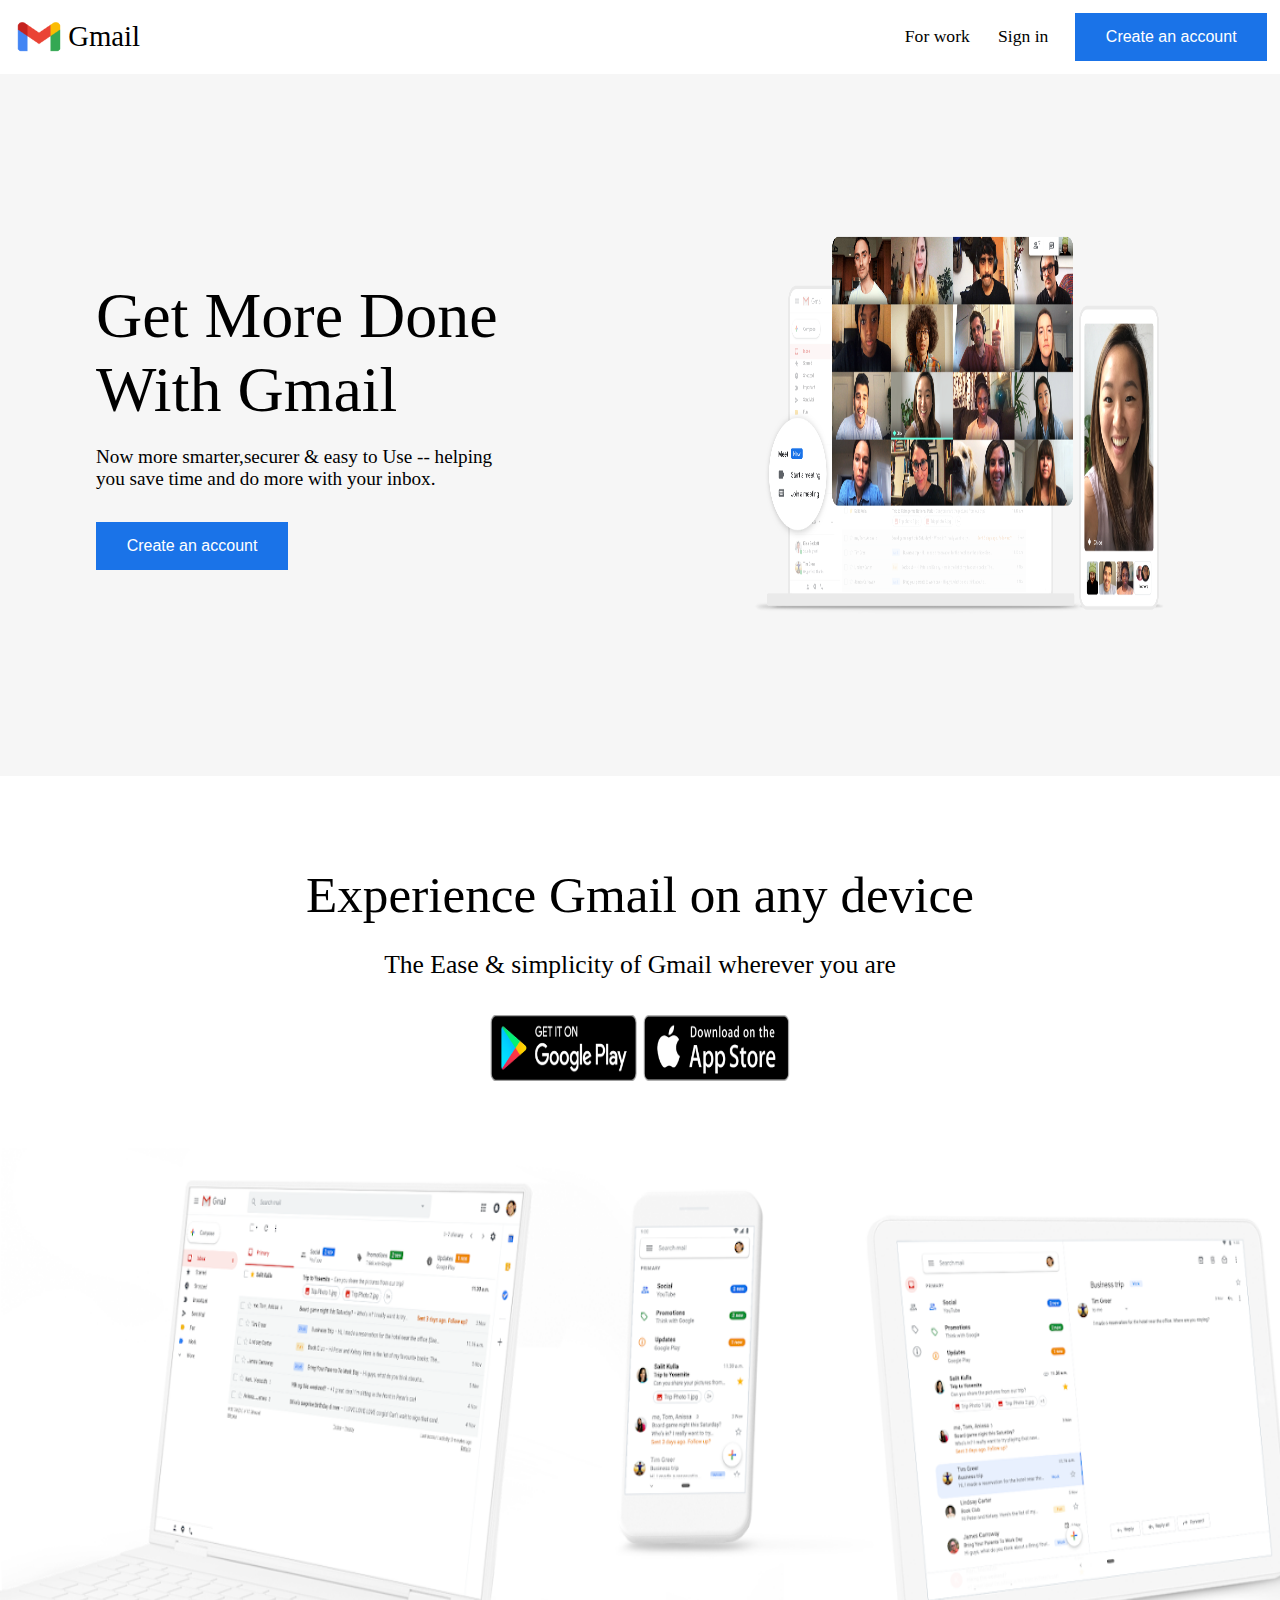
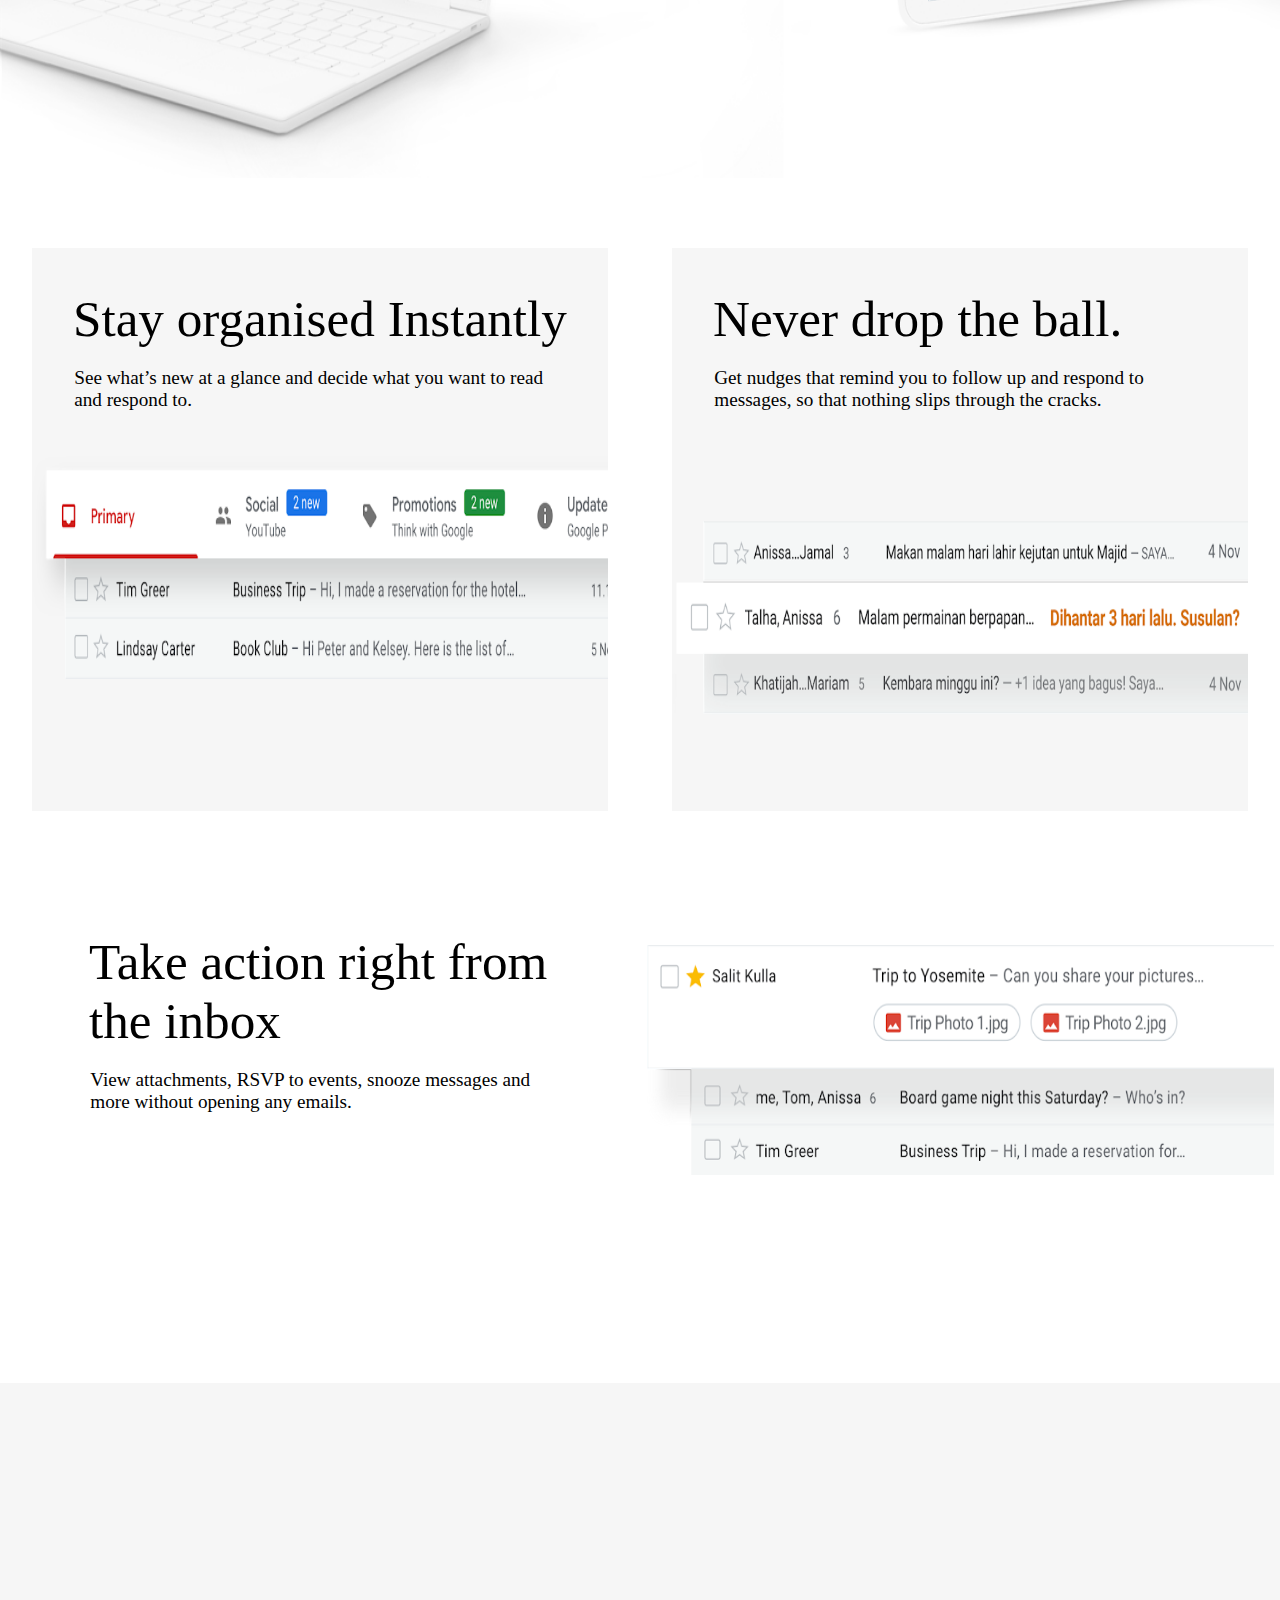
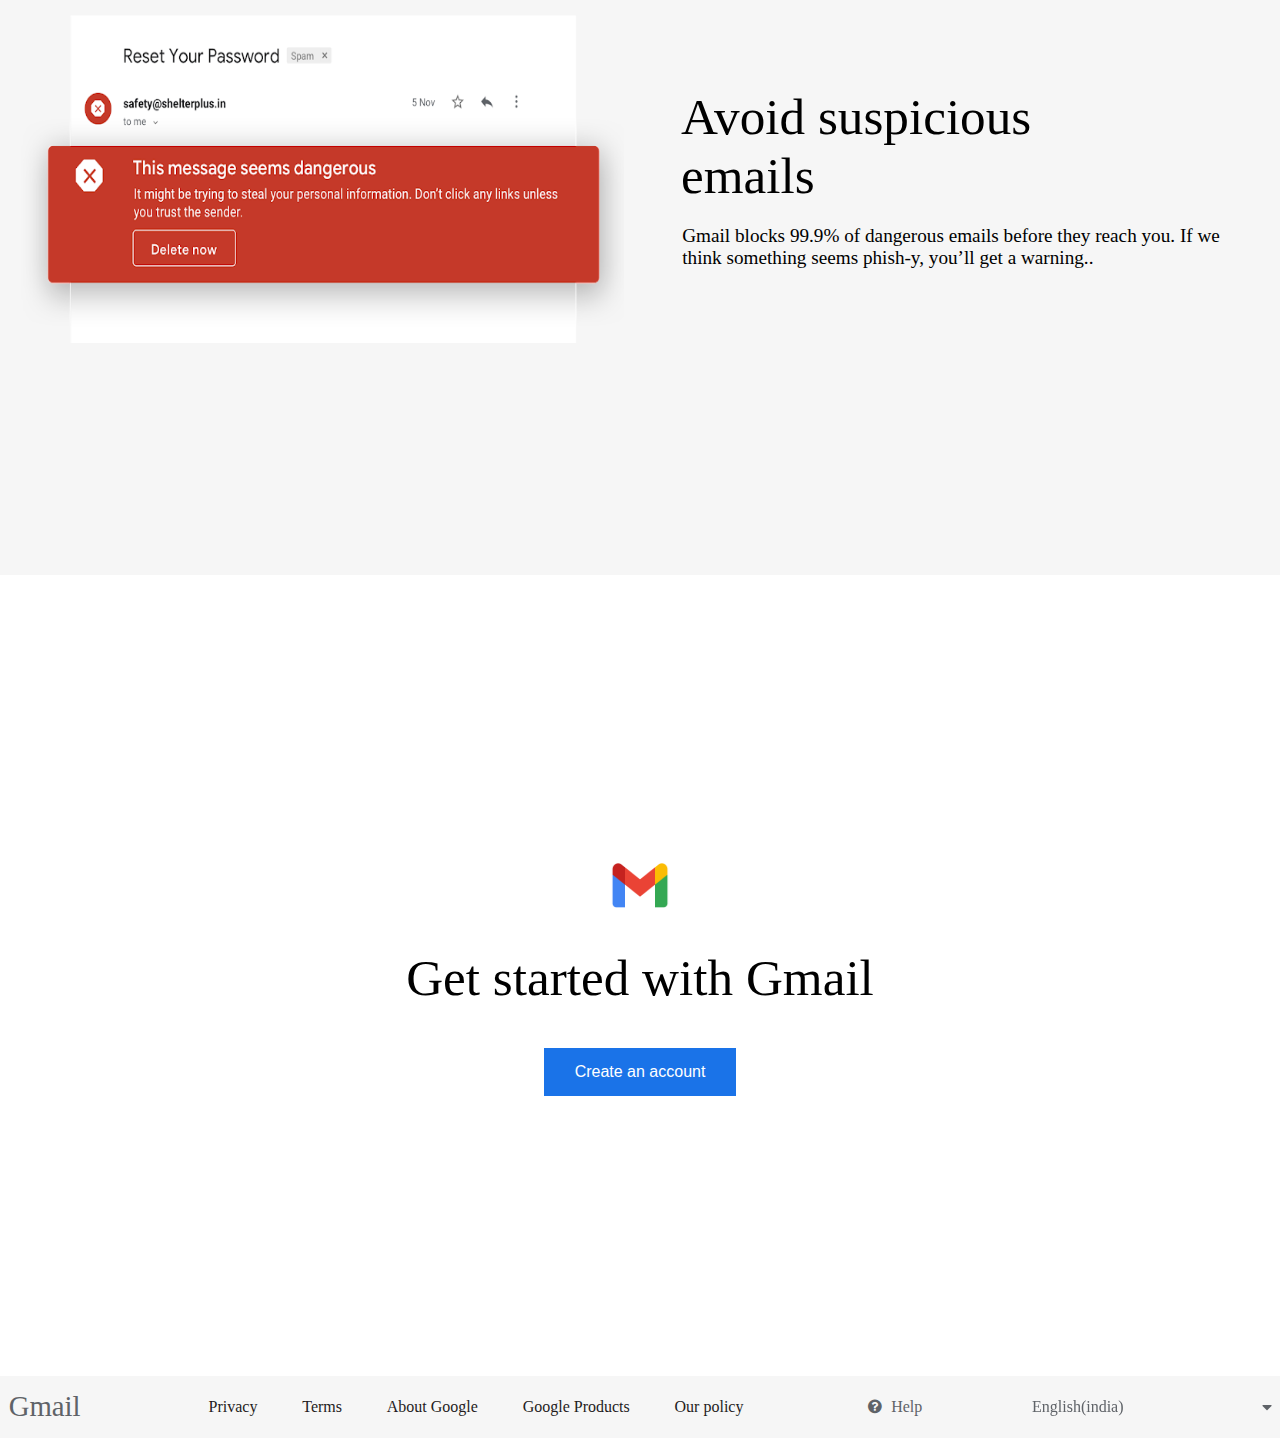
<file: index.html>
<!DOCTYPE html>
<html lang="en">

<head>
    <meta charset="UTF-8">
    <meta http-equiv="X-UA-Compatible" content="IE=edge">
    <meta name="viewport" content="width=device-width, initial-scale=1.0">
    <title>Document</title>
    <link rel="stylesheet" href="style.css">
    <link rel="stylesheet" href="https://use.fontawesome.com/releases/v5.13.0/css/all.css">

    <link rel="stylesheet" href="https://cdnjs.cloudflare.com/ajax/libs/font-awesome/4.7.0/css/font-awesome.min.css">

</head>

<body>
    <div class="main">
        <div class="nav">
            <div class="navp1">
                <img src="gmailogo.png" alt="">
                <p id="mainl">Gmail</p>
            </div>
            <div class="navp2">
                <ul>
                    <li>For work</li>
                    <li>Sign in</li>
                </ul>
                <div id="b"><button>Create an account</button></div>
            </div>
        </div>
        <div class="cont1">
            <div id="cont1d">
                <div id="cont1dp1">
                    <p>Get More Done <br> With Gmail</p>
                </div>
                <div id="cont1dp2">
                    <p>
                        Now more smarter,securer & easy to Use -- helping <br> you save time and do more with your
                        inbox.
                    </p>
                </div>
                <button id="cont1db1">Create an account</button>
            </div>
            <img src="pic1.png" alt="">
        </div>

        <div id="cont1d2">
            <p>Experience Gmail on any device</p>
        </div>
        <div id="cont1d3">
            <p>The Ease & simplicity of Gmail wherever you are</p>
        </div>
        <div id="cont1d4"><img src="gp.png" alt=""> <img src="ap.png" alt=""></div>
        <div id="cont1d5"><img src="pic2.png" alt=""></div>
        <div id="cont1d6">
            <div id="cont1d6d1">
                <p id="d6d2p1">Stay organised Instantly</p>
                <p id="d6d2p2">See what’s new at a glance and decide what you want to read and respond to.</p>
                <img src="pic3.png" alt="">
            </div>
            <div id="cont1d6d2">
                <p id="d6d2p1">Never drop the ball.</p>
                <p id="d6d2p2">Get nudges that remind you to follow up and respond to messages, so that nothing slips
                    through the cracks.</p>
                <img src="pic4.png" alt="">
            </div>
        </div>

        <div class="cont2">
            <div id="cont2d1">
                <p id="d6d2p1">Take action right from the inbox</p>
                <p id="d6d2p2">View attachments, RSVP to events, snooze messages and more without opening any emails.
                </p>
            </div>
            <img src="pic5.png" alt="">
        </div>

        <div class="cont3">
            <img src="pic6.png" alt="">
            <div class="cont3d1">
                <p id="cont3d1p1">Avoid suspicious <br> emails</p>
                <p id="cont3d1p2">Gmail blocks 99.9% of dangerous emails before they reach you. If we think something
                    seems phish-y,
                    you’ll get a warning..</p>
            </div>
        </div>
        <div class="cont4">
            <div class="cont4d1">
                <img src="gmailogo.png" alt="">
                <p id="cont4d1p1">Get started with Gmail</p>
                <button>Create an account</button>
            </div>
        </div>
        <footer class="ft">
            <p class="ftp1">Gmail</p>
            <ul class="ftul">
                <li><a href="">Privacy</a></li>
                <li><a href="">Terms</a></li>
                <li><a href="">About Google</a></li>
                <li><a href="">Google Products</a></li>
                <li><a href="">Our policy</a></li>
            </ul>
            <div class="ftd1">
                <i class="fa fa-question-circle" aria-hidden="true"></i>
                <p>Help</p>
            </div>
            <div class="ftd2" id="but">

                <ul class="hs" id="lc">
                    <li class="hsli">English(india)</li>
                    <li class="hsli">Hindi</li>
                    <li class="hsli">Spanish</li>
                    <li class="hsli">Chinese</li>
                    <li class="hsli">Urdu</li>
                    <li class="hsli">Standard Arabic</li>
                    <li class="hsli">Bengali</li>
                    <li class="hsli">Himachali</li>
                    <li class="hsli">Haryanvi</li>
                    <li class="hsli">French</li>
                    <li class="hsli">Russian</li>
                    <li class="hsli">Portuguese</li>
                    <li class="hsli">Japanese</li>
                    <li class="hsli">korean</li>
                    <li class="hsli">Turkish</li>
                    <li class="hsli">Marathi</li>
                    <li class="hsli">Indonesian</li>
                </ul>



                <p id="buid">English(india)</p>
                <span id="dropdown"><i class='fas fa-caret-down'></i></span>

            </div>
        </footer>




    </div>
  <script src="script.js"></script>
</body>

</html>
</file>
<file: style.css>
*{
    padding: 0%;
    margin: 0%;
    box-sizing: border-box;
}
.main{
    width: 100%;
    min-height: 100vh;
    /* border: 2px solid red; */
}
.nav{top: 0;
    position: sticky;
    justify-content: space-between;
    background-color: white;
    display: flex;
    /* border-bottom: 2px solid red; */
}
.navp1{
    padding: 1em;
     align-items: center;
    display: flex;
    /* border: 2px solid red; */
}
#mainl{
    cursor: pointer;

    font-size: 1.8rem;
    padding-left: 0.2em;
}
.navp1 img{
    cursor: pointer;
/* padding: 1em; */
    width: 2.9em;
    height: 2.6em;
   
}
.navp2{
    align-items: center;
     display: flex;
    }
.navp2 ul{
    display:flex;
    list-style: none;
    font-size: 1.1rem;
}
.navp2 ul li{
    cursor: pointer;

    padding: 0.8em;
}
#b{
    padding: 0.8em;
}
.navp2 button{
    cursor: pointer;
    font-size:1rem;
    color: white;
    background: #1a73e8;
    width: 12rem;
    height: 3rem;
    border: none;
}
.navp2 button:hover{
    background: #005cd4;

}

.cont1{
    /* border: 2px solid red; */
    background-color:rgba(245, 245, 245, 0.938);
    display: flex;
 
}
#cont1d{
    /* border: 2px solid red; */

    width: 50vw;
padding-left:6em;
    display: flex;
    flex-direction: column;
    justify-content: center;

    width: 60vw;

}

.cont1 img{
    /* border: 2px solid red; */

    width: 50vw;
    height:78vh;
}

#cont1dp1{
    /* border: 2px solid red; */

  text-align: center;
}
#cont1dp1 p{
    /* border: 2px solid red; */

    width: 35vw;
    font-size: 5vw;
    text-align: left; 
}
#cont1dp2{
    /* border: 2px solid red; */

    text-align: center;
}
#cont1dp2 p{
    /* border: 2px solid red; */

    padding-top: 1em;
    font-size: 1.5vw;
     text-align: left;
}
#cont1db1{
    margin-top: 2em;
    font-size:1rem;
    color: white;
    background: #1a73e8;
    width: 12rem;
    height: 3rem;
    border: none;
    cursor: pointer;

}
#cont1db1:hover{
    background: #005cd4;

}

/* container next */
#cont1d2{
    font-size: 4vw;
    margin-top: 7vw;
    text-align: center;
}
#cont1d3{
    margin-top:2vw;
    font-size: 2vw;
    text-align: center;
}
#cont1d4{
  justify-content: center;
  margin-top:2.5vw;

    display: flex;
    text-align: center;
}
#cont1d4 img{
    cursor: pointer;
    padding:0.2em;
    height: 8vh;
    width: 12vw;
}
#cont1d5{
    margin-top:5vw;
    height: 70vh;
     
}
#cont1d5 img{
    width:100%;
    height: 70vh;

}
#cont1d6{ 
    margin-top:3vw;
    display: flex;
    
}
#cont1d6d1{
    background-color:rgba(245, 245, 245, 0.938);
    margin: 2em;
    width: 50vw;
}
#cont1d6d2{
    background-color:rgba(245, 245, 245, 0.938);
    margin: 2em;
width: 50vw;
}
#d6d2p1{
    font-size: 4vw;
    padding: 0.8em 0.8em 0 0.8em;
}
#cont1d6d1 img{
    height:25vh;
    width:100%;
    margin-bottom: 4em;
}
#d6d2p2{
    padding: 1em 2.21em 2.2em 2.2em;
    font-size: 1.5vw;
}
#cont1d6d2 img{
    margin-top: 4em;
    margin-bottom: 4em;
    height:25vh;
    width:100%;
}

/* container 2 */

.cont2{
    display: flex;
    height: 60vh;
}
#cont2d1{
    padding: 3em;
    width: 50vw;

    
}
.cont2 img{margin-top: 6em;
    height: 27vh;
    width: 50vw;
    padding:0.4em;
}

.cont3{
    background-color:rgba(245, 245, 245, 0.938);
display: flex;
align-items: center;
    height: 88vh;
}
.cont3 img{
    padding: 1em;
    height: 40vh;
    width: 50vw;
}
.cont3d1{
    align-items: center;
    width: 50vw;
}
#cont3d1p1{
    font-size: 4vw;
    padding: 0.8em 0.8em 0 0.8em;

}
#cont3d1p2{
    font-size: 1.5vw;
    padding: 1em 2.21em 2.2em 2.2em;
}



/* container 4 */
.cont4{
    display: flex;
    justify-content: center;
    align-items: center;
    height: 89vh;
    /* border-bottom: 2px solid red; */
}
.cont4d1{
    text-align: center;
}
.cont4 img{
    width: 3.8em;
    height: 4em;
}
#cont4d1p1{
    margin-top:0.5em;
    margin-bottom: 0.8em;
font-size: 4vw;
}
.cont4d1 button{
    cursor: pointer;
    font-size:1rem;
    color: white;
    background: #1a73e8;
    width: 12rem;
    height: 3rem;
    border: none;
}
.cont4d1 button:hover{
    background: #005cd4;

}

/* footer */

.ft{
    background-color:rgba(245, 245, 245, 0.938);

    color: #5f6368;
    
    justify-content: space-between;
    display: flex;
    align-items: center;
}
.ftp1{
    padding: 0.3em;
    font-size:1.8em;

}

.ftul{
    list-style: none;
    display: flex;

}
.ftul li{
   
    padding:1.4em;
}
.ftul li a{
    color: rgb(31, 28, 28);
    text-decoration: none;
}
.ftul li a:hover{
    color: rgb(0, 0, 0);
}

.ftd1{
    display: flex;

}
.ftd1 i{
    padding:0.3em;
    cursor: pointer;
}
.ftd1 p{
    padding:0.3em;
    cursor: pointer;
}
.ftd2{
    position: relative;
    justify-content: space-between;
    width: 20vw;
    align-items: center;
    display: flex;

}
.ftd2 i{
    padding:0.5em;
    cursor: pointer;
}

.ftd2 p{
    padding:0.5em;
    cursor: pointer;
}
.hs{
    overflow: auto;
    display: none;
    position: absolute;
border: 2px solid red;
right: 0.2em;
width: 20vw;
height: 60vh;
bottom: 2em;
background-color:rgba(245, 245, 245, 0.938);
border: 1px solid black;
}
.hsli{
    cursor: pointer;
    padding-top: 0.2em;
    padding-bottom: 0.2em;

    /* border: 1px solid grey; */
    list-style: none;
}
.hsli:hover{
    background: #1a73e8;

    color: white;
}
</file>
